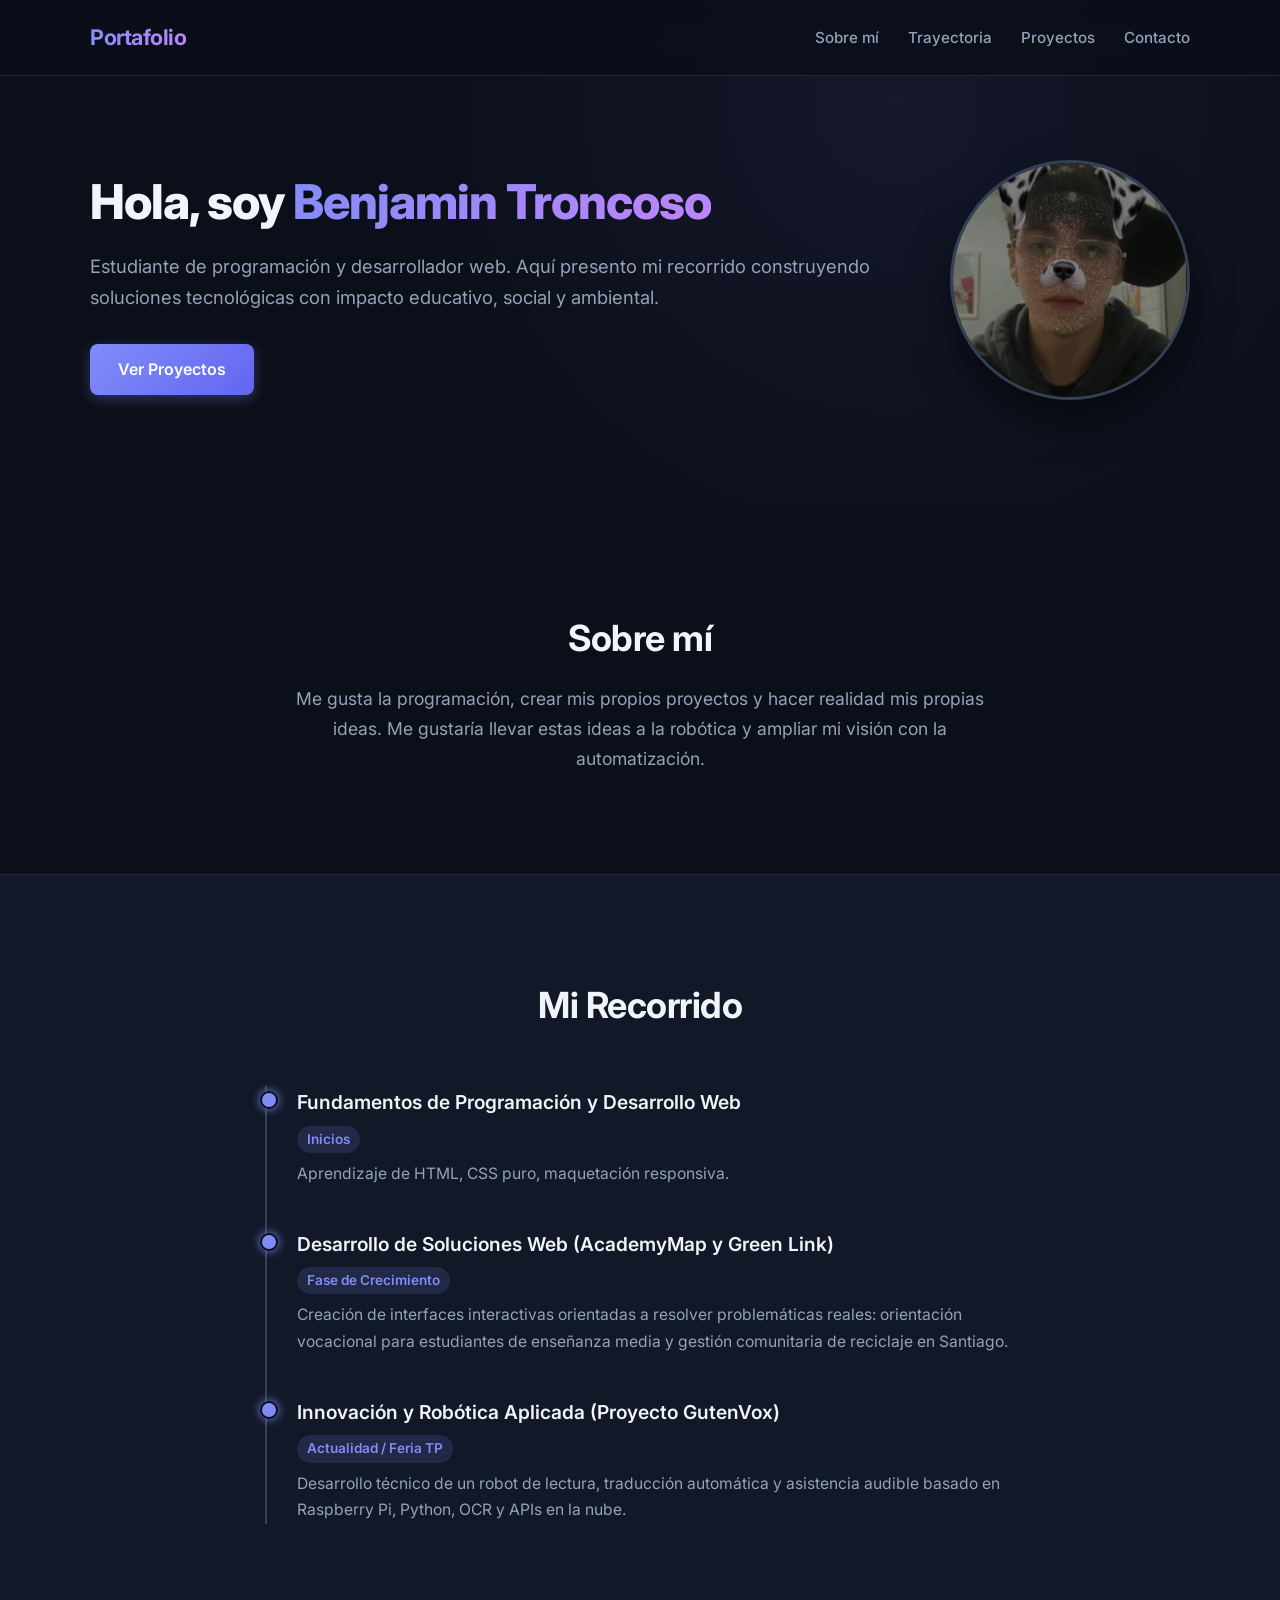
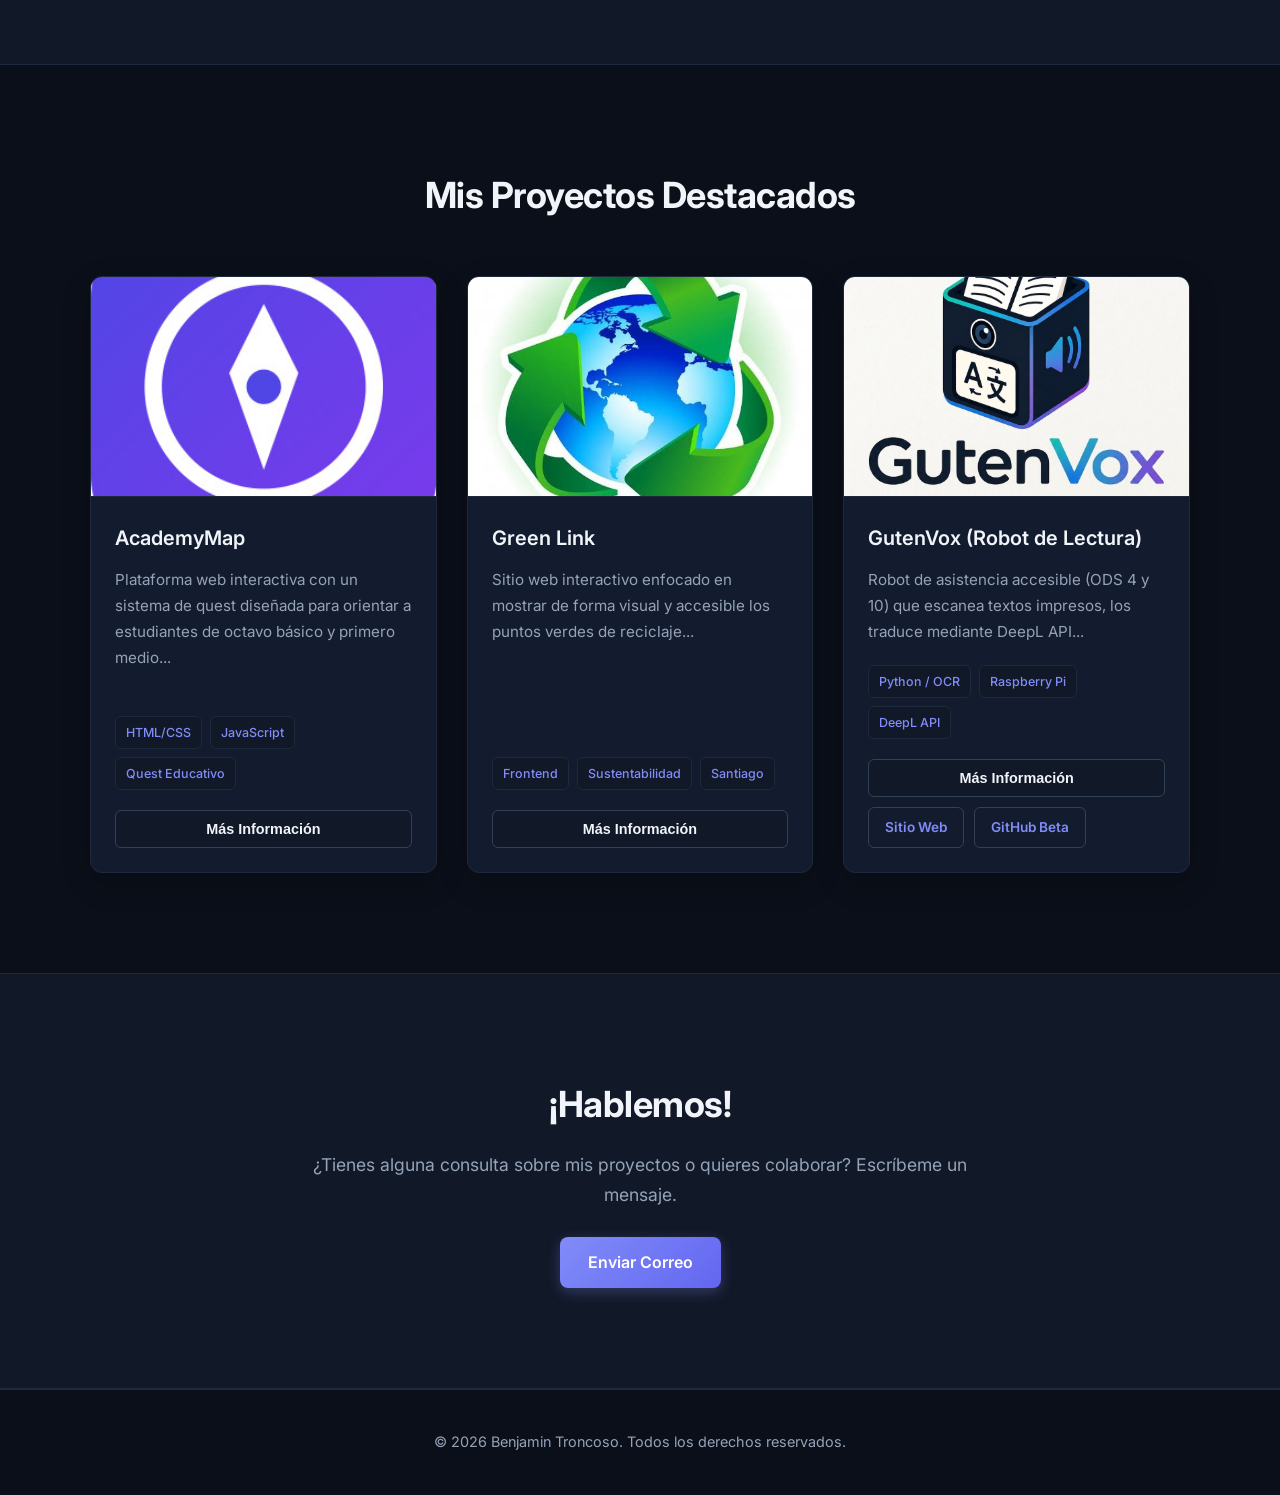
<file: portafolio/index.html>
<!DOCTYPE html>
<html lang="es">
<head>
    <meta charset="UTF-8">
    <meta name="viewport" content="width=device-width, initial-scale=1.0">
    <title>Benjamin Troncoso | Portafolio de Programación</title>
    <link rel="stylesheet" href="static/css/style.css">
    <link href="https://fonts.googleapis.com/css2?family=Inter:wght@300;400;500;600;700;800&display=swap" rel="stylesheet">
</head>
<body>

    <!-- Header / Barra de Navegación -->
    <header class="header">
        <div class="container nav-container">
            <h1 class="logo"><span>Portafolio</span></h1>
            <nav class="nav">
                <a href="#sobre-mi">Sobre mí</a>
                <a href="#trayectoria">Trayectoria</a>
                <a href="#proyectos">Proyectos</a>
                <a href="#contacto">Contacto</a>
            </nav>
        </div>
    </header>

    <!-- Sección Hero / Presentación -->
    <section class="hero">
        <div class="container hero-content">
            <div class="hero-text">
                <h2>Hola, soy <span class="highlight">Benjamin Troncoso</span></h2>
                <p>Estudiante de programación y desarrollador web. Aquí presento mi recorrido construyendo soluciones tecnológicas con impacto educativo, social y ambiental.</p>
                <a href="#proyectos" class="btn">Ver Proyectos</a>
            </div>
            <div class="hero-image">
                <img src="assets/images/avatar.png" alt="Foto de perfil">
            </div>
        </div>
    </section>

    <!-- Sección Sobre Mí -->
    <section id="sobre-mi" class="section">
        <div class="container">
            <h3 class="section-title">Sobre mí</h3>
            <p class="section-desc">Me gusta la programación, crear mis propios proyectos y hacer realidad mis propias ideas. Me gustaría llevar estas ideas a la robótica y ampliar mi visión con la automatización.</p>
        </div>
    </section>

    <!-- Sección Trayectoria -->
    <section id="trayectoria" class="section bg-light">
        <div class="container">
            <h3 class="section-title">Mi Recorrido</h3>
            <div class="timeline">
                <div class="timeline-item">
                    <h4>Fundamentos de Programación y Desarrollo Web</h4>
                    <span class="date">Inicios</span>
                    <p>Aprendizaje de HTML, CSS puro, maquetación responsiva.</p>
                </div>
                <div class="timeline-item">
                    <h4>Desarrollo de Soluciones Web (AcademyMap y Green Link)</h4>
                    <span class="date">Fase de Crecimiento</span>
                    <p>Creación de interfaces interactivas orientadas a resolver problemáticas reales: orientación vocacional para estudiantes de enseñanza media y gestión comunitaria de reciclaje en Santiago.</p>
                </div>
                <div class="timeline-item">
                    <h4>Innovación y Robótica Aplicada (Proyecto GutenVox)</h4>
                    <span class="date">Actualidad / Feria TP</span>
                    <p>Desarrollo técnico de un robot de lectura, traducción automática y asistencia audible basado en Raspberry Pi, Python, OCR y APIs en la nube.</p>
                </div>
            </div>
        </div>
    </section>

    <!-- Sección Proyectos -->
    <section id="proyectos" class="section">
        <div class="container">
            <h3 class="section-title">Mis Proyectos Destacados</h3>
            <div class="projects-grid">
                
                <!-- Proyecto 1: AcademyMap -->
                <div class="card">
                    <img src="assets/images/academymap.jpg" alt="AcademyMap">
                    <div class="card-body">
                        <div>
                            <h4>AcademyMap</h4>
                            <p>Plataforma web interactiva con un sistema de quest diseñada para orientar a estudiantes de octavo básico y primero medio...</p>
                        </div>
                        <div>
                            <div class="tags">
                                <span>HTML/CSS</span>
                                <span>JavaScript</span>
                                <span>Quest Educativo</span>
                            </div>
                            <button class="btn-info" onclick="openModal('AcademyMap', 'AcademyMap es una plataforma web interactiva desarrollada para facilitar la transición de los estudiantes de educación básica a la enseñanza media. Utiliza un sistema de misiones (quests) gamificado para que los jóvenes descubran sus habilidades y los establecimientos técnico-profesionales que mejor se adapten a su perfil vocacional e intereses personales.', 'HTML/CSS, JavaScript, Quest Educativo')">Más Información</button>
                        </div>
                    </div>
                </div>

                <!-- Proyecto 2: Green Link -->
                <div class="card">
                    <img src="assets/images/greenlink.jpg" alt="Green Link">
                    <div class="card-body">
                        <div>
                            <h4>Green Link</h4>
                            <p>Sitio web interactivo enfocado en mostrar de forma visual y accesible los puntos verdes de reciclaje...</p>
                        </div>
                        <div>
                            <div class="tags">
                                <span>Frontend</span>
                                <span>Sustentabilidad</span>
                                <span>Santiago</span>
                            </div>
                            <button class="btn-info" onclick="openModal('Green Link', 'Green Link es una solución web enfocada en la sustentabilidad urbana en Santiago de Chile. Su objetivo principal es conectar de forma rápida y visual a los ciudadanos con los puntos limpios, contenedores y centros de reciclaje disponibles en distintas comunas, promoviendo la gestión ambiental comunitaria.', 'Frontend, Sustentabilidad, Santiago')">Más Información</button>
                        </div>
                    </div>
                </div>

                <!-- Proyecto 3: GutenVox -->
                <div class="card">
                    <img src="assets/images/gutenvox.jpg" alt="GutenVox">
                    <div class="card-body">
                        <div>
                            <h4>GutenVox (Robot de Lectura)</h4>
                            <p>Robot de asistencia accesible (ODS 4 y 10) que escanea textos impresos, los traduce mediante DeepL API...</p>
                        </div>
                        <div>
                            <div class="tags">
                                <span>Python / OCR</span>
                                <span>Raspberry Pi</span>
                                <span>DeepL API</span>
                            </div>
                            <button class="btn-info" onclick="openModal('GutenVox (Robot de Lectura y Traducción)', 'GutenVox es un proyecto avanzado de innovación tecnológica y robótica aplicada alineado con los Objetivos de Desarrollo Sostenible (ODS 4: Educación de Calidad y ODS 10: Reducción de las Desigualdades). El dispositivo está construido sobre Raspberry Pi con una cámara para escaneo OCR, procesamiento de texto en Python, traducción dinámica a través de DeepL API y síntesis de voz audible. Además, incluye una interfaz web integrada para el control y gestión remota.', 'Python / OCR, Raspberry Pi, DeepL API')">Más Información</button>
                            <div class="project-links" style="margin-top: 10px;">
                                <a href="https://benjaminquepasa.github.io/sitio-web/" target="_blank" class="btn-outline">Sitio Web</a>
                                <a href="https://github.com/ArsuPlayer/GutenVox_Web" target="_blank" class="btn-outline">GitHub Beta</a>
                            </div>
                        </div>
                    </div>
                </div>

            </div>
        </div>
    </section>

    <!-- Ventana Emergente (Modal) -->
    <div id="project-modal" class="modal-overlay">
        <div class="modal-container">
            <button class="modal-close" onclick="closeModal()">&times;</button>
            <h3 id="modal-title">Título del Proyecto</h3>
            <p id="modal-desc">Información detallada...</p>
            <div id="modal-tags" class="tags"></div>
        </div>
    </div>

    <!-- Sección Contacto -->
<section id="contacto" class="section bg-light">
    <div class="container text-center">
        <h3 class="section-title">¡Hablemos!</h3>
        <p class="section-desc">¿Tienes alguna consulta sobre mis proyectos o quieres colaborar? Escríbeme un mensaje.</p>
        <br>
        <a href="https://mail.google.com/mail/?view=cm&fs=1&to=tu-correo@example.com" target="_blank" class="btn">Enviar Correo</a>
    </div>
</section>

    <!-- Footer -->
    <footer class="footer">
        <div class="container">
            <p>&copy; 2026 Benjamin Troncoso. Todos los derechos reservados.</p>
        </div>
    </footer>

    <script src="js/main.js"></script>
</body>
</html>
</file>
<file: portafolio/static/css/style.css>
/* Variables y Estilos Base - Tema Oscuro Profesional */
:root {
    --primary-color: #818cf8;
    --primary-hover: #6366f1;
    --accent-glow: rgba(129, 140, 248, 0.15);
    --text-color: #f1f5f9;
    --text-muted: #94a3b8;
    --bg-color: #0b0f19;
    --bg-card: #131c2e;
    --bg-light: #111827;
    --border-color: #1e293b;
    --border-hover: #334155;
}

* {
    margin: 0;
    padding: 0;
    box-sizing: border-box;
    scroll-behavior: smooth;
}

body {
    font-family: 'Inter', sans-serif;
    color: var(--text-color);
    background-color: var(--bg-color);
    line-height: 1.7;
}

.container {
    width: 90%;
    max-width: 1100px;
    margin: 0 auto;
}

/* Header / Barra de Navegación con Efecto Glassmorphism */
.header {
    background: rgba(11, 15, 25, 0.85);
    backdrop-filter: blur(12px);
    -webkit-backdrop-filter: blur(12px);
    border-bottom: 1px solid var(--border-color);
    position: fixed;
    top: 0;
    width: 100%;
    z-index: 1000;
}

.nav-container {
    display: flex;
    justify-content: space-between;
    align-items: center;
    height: 75px;
}

.logo {
    font-size: 1.35rem;
    font-weight: 700;
    letter-spacing: -0.5px;
}

.logo span {
    background: linear-gradient(135deg, #818cf8, #c084fc);
    -webkit-background-clip: text;
    -webkit-text-fill-color: transparent;
}

.nav a {
    text-decoration: none;
    color: var(--text-muted);
    margin-left: 25px;
    font-weight: 500;
    font-size: 0.95rem;
    transition: color 0.3s ease;
}

.nav a:hover {
    color: var(--primary-color);
}

/* Sección Hero */
.hero {
    padding: 160px 0 100px;
    background: radial-gradient(circle at 70% 20%, rgba(129, 140, 248, 0.08) 0%, transparent 50%), var(--bg-color);
}

.hero-content {
    display: flex;
    align-items: center;
    justify-content: space-between;
    gap: 50px;
}

.hero-text {
    flex: 1;
}

.hero-text h2 {
    font-size: 3rem;
    font-weight: 800;
    margin-bottom: 20px;
    line-height: 1.2;
    letter-spacing: -1px;
}

.highlight {
    background: linear-gradient(135deg, #818cf8, #c084fc);
    -webkit-background-clip: text;
    -webkit-text-fill-color: transparent;
}

.hero-text p {
    font-size: 1.15rem;
    color: var(--text-muted);
    margin-bottom: 30px;
}

.hero-image {
    position: relative;
}

.hero-image::after {
    content: '';
    position: absolute;
    inset: -10px;
    border-radius: 50%;
    background: linear-gradient(135deg, var(--primary-color), #c084fc);
    z-index: -1;
    opacity: 0.3;
    filter: blur(15px);
}

.hero-image img {
    width: 240px;
    height: 240px;
    border-radius: 50%;
    object-fit: cover;
    border: 3px solid var(--border-hover);
    box-shadow: 0 20px 40px rgba(0, 0, 0, 0.5);
}

/* Botones */
.btn {
    display: inline-block;
    background: linear-gradient(135deg, var(--primary-color), #6366f1);
    color: #fff;
    padding: 12px 28px;
    border-radius: 8px;
    text-decoration: none;
    font-weight: 600;
    box-shadow: 0 4px 14px rgba(129, 140, 248, 0.3);
    transition: all 0.3s ease;
}

.btn:hover {
    transform: translateY(-2px);
    box-shadow: 0 6px 20px rgba(129, 140, 248, 0.45);
    background: linear-gradient(135deg, #6366f1, #4f46e5);
}

.project-links {
    margin-top: 15px;
    display: flex;
    gap: 10px;
}

.btn-outline {
    display: inline-block;
    border: 1px solid var(--border-hover);
    background: var(--bg-card);
    color: var(--primary-color);
    padding: 8px 16px;
    border-radius: 6px;
    text-decoration: none;
    font-size: 0.85rem;
    font-weight: 600;
    transition: all 0.3s ease;
}

.btn-outline:hover {
    border-color: var(--primary-color);
    background: var(--accent-glow);
    transform: translateY(-2px);
}

/* Botón de Información para Modal */
.btn-info {
    width: 100%;
    background: var(--bg-light);
    border: 1px solid var(--border-hover);
    color: var(--text-color);
    padding: 10px;
    border-radius: 6px;
    font-weight: 600;
    font-size: 0.9rem;
    cursor: pointer;
    margin-top: 15px;
    transition: all 0.3s ease;
}

.btn-info:hover {
    background: var(--accent-glow);
    border-color: var(--primary-color);
    color: var(--primary-color);
}

/* Secciones Generales */
.section {
    padding: 100px 0;
}

.bg-light {
    background-color: var(--bg-light);
    border-top: 1px solid var(--border-color);
    border-bottom: 1px solid var(--border-color);
}

.section-title {
    font-size: 2.25rem;
    font-weight: 700;
    margin-bottom: 15px;
    text-align: center;
    letter-spacing: -0.5px;
}

.section-desc {
    max-width: 700px;
    margin: 0 auto;
    text-align: center;
    color: var(--text-muted);
    font-size: 1.1rem;
}

/* Timeline / Trayectoria */
.timeline {
    max-width: 750px;
    margin: 50px auto 0;
    border-left: 2px solid var(--border-hover);
    padding-left: 30px;
    position: relative;
}

.timeline-item {
    margin-bottom: 40px;
    position: relative;
}

.timeline-item::before {
    content: '';
    position: absolute;
    left: -37px;
    top: 5px;
    width: 14px;
    height: 14px;
    border-radius: 50%;
    background: var(--primary-color);
    box-shadow: 0 0 10px var(--primary-color);
    border: 2px solid var(--bg-color);
}

.timeline-item h4 {
    font-size: 1.2rem;
    font-weight: 600;
    color: var(--text-color);
    margin-bottom: 6px;
}

.date {
    display: inline-block;
    font-size: 0.85rem;
    color: var(--primary-color);
    font-weight: 600;
    margin-bottom: 8px;
    background: var(--accent-glow);
    padding: 2px 10px;
    border-radius: 20px;
}

.timeline-item p {
    color: var(--text-muted);
    font-size: 0.98rem;
}

/* Proyectos Grid */
.projects-grid {
    display: grid;
    grid-template-columns: repeat(auto-fit, minmax(320px, 1fr));
    gap: 30px;
    margin-top: 50px;
}

.card {
    background: var(--bg-card);
    border: 1px solid var(--border-color);
    border-radius: 12px;
    overflow: hidden;
    transition: all 0.3s ease;
    display: flex;
    flex-direction: column;
    justify-content: space-between;
    box-shadow: 0 10px 30px rgba(0, 0, 0, 0.2);
}

.card:hover {
    transform: translateY(-6px);
    border-color: var(--border-hover);
    box-shadow: 0 20px 40px rgba(0, 0, 0, 0.4);
}

.card img {
    width: 100%;
    height: 220px;
    object-fit: cover;
    border-bottom: 1px solid var(--border-color);
    transition: transform 0.5s ease;
}

.card:hover img {
    transform: scale(1.03);
}

.card-body {
    padding: 24px;
    flex-grow: 1;
    display: flex;
    flex-direction: column;
    justify-content: space-between;
}

.card-body h4 {
    font-size: 1.25rem;
    font-weight: 600;
    margin-bottom: 12px;
    color: var(--text-color);
}

.card-body p {
    color: var(--text-muted);
    font-size: 0.95rem;
    margin-bottom: 20px;
}

.tags {
    display: flex;
    flex-wrap: wrap;
    gap: 8px;
    margin-bottom: 5px;
}

.tags span {
    background: var(--bg-light);
    border: 1px solid var(--border-color);
    color: var(--primary-color);
    padding: 5px 10px;
    font-size: 0.78rem;
    font-weight: 500;
    border-radius: 6px;
}

/* Ventana Emergente (Modal) */
.modal-overlay {
    position: fixed;
    top: 0;
    left: 0;
    width: 100%;
    height: 100%;
    background: rgba(11, 15, 25, 0.8);
    backdrop-filter: blur(8px);
    -webkit-backdrop-filter: blur(8px);
    display: flex;
    justify-content: center;
    align-items: center;
    opacity: 0;
    visibility: hidden;
    transition: all 0.3s ease;
    z-index: 2000;
}

.modal-overlay.active {
    opacity: 1;
    visibility: visible;
}

.modal-container {
    background: var(--bg-card);
    border: 1px solid var(--border-hover);
    padding: 35px;
    border-radius: 16px;
    max-width: 550px;
    width: 90%;
    position: relative;
    box-shadow: 0 25px 50px rgba(0, 0, 0, 0.6);
    transform: translateY(20px);
    transition: transform 0.3s ease;
}

.modal-overlay.active .modal-container {
    transform: translateY(0);
}

.modal-close {
    position: absolute;
    top: 15px;
    right: 20px;
    background: none;
    border: none;
    color: var(--text-muted);
    font-size: 2rem;
    cursor: pointer;
    transition: color 0.2s;
    line-height: 1;
}

.modal-close:hover {
    color: var(--text-color);
}

.modal-container h3 {
    font-size: 1.5rem;
    font-weight: 700;
    margin-bottom: 15px;
    color: var(--text-color);
}

.modal-container p {
    color: var(--text-muted);
    font-size: 1.05rem;
    line-height: 1.6;
    margin-bottom: 25px;
}

/* Footer */
.footer {
    text-align: center;
    padding: 40px 0;
    border-top: 1px solid var(--border-color);
    font-size: 0.9rem;
    color: var(--text-muted);
    background: var(--bg-color);
}

.text-center {
    text-align: center;
}

/* Responsive para dispositivos móviles */
@media (max-width: 768px) {
    .hero-content {
        flex-direction: column-reverse;
        text-align: center;
    }
    .hero-text h2 {
        font-size: 2.25rem;
    }
    .project-links {
        justify-content: center;
    }
    .nav {
        display: none; 
    }
}
</file>
